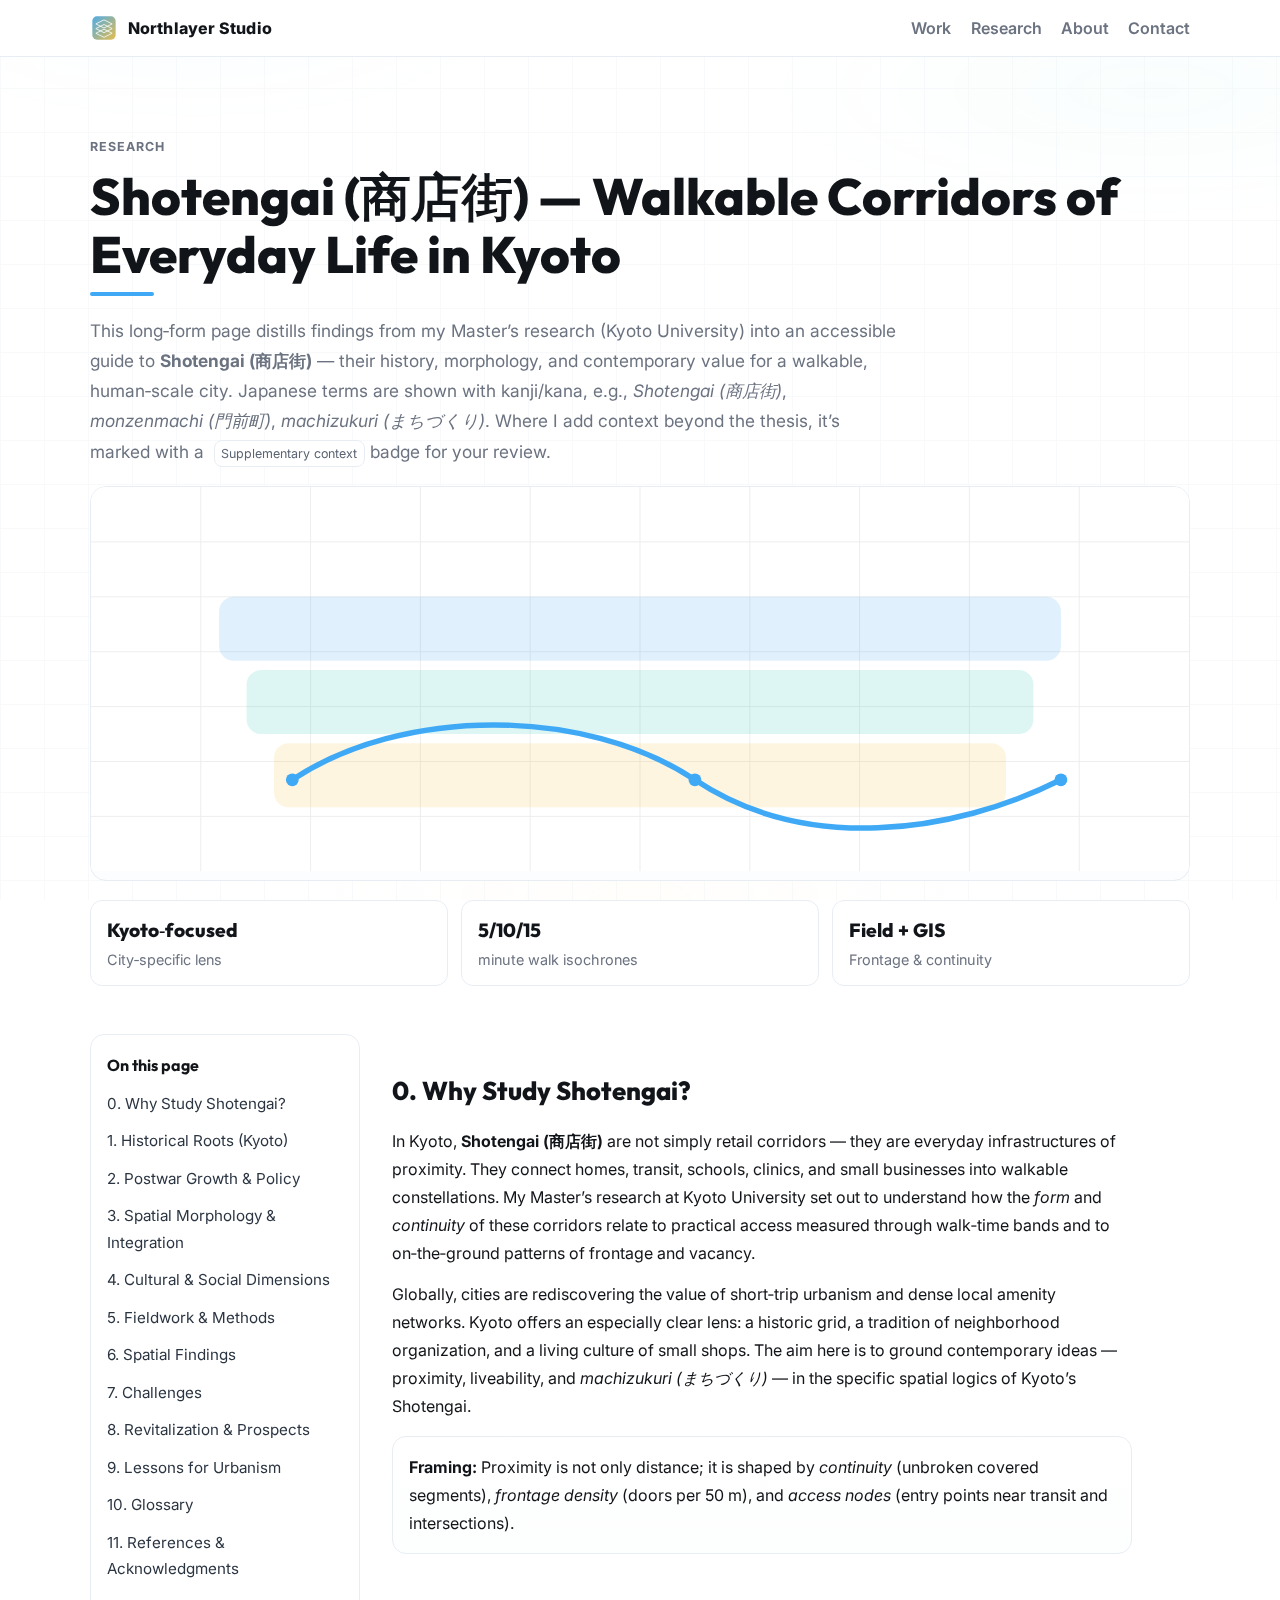
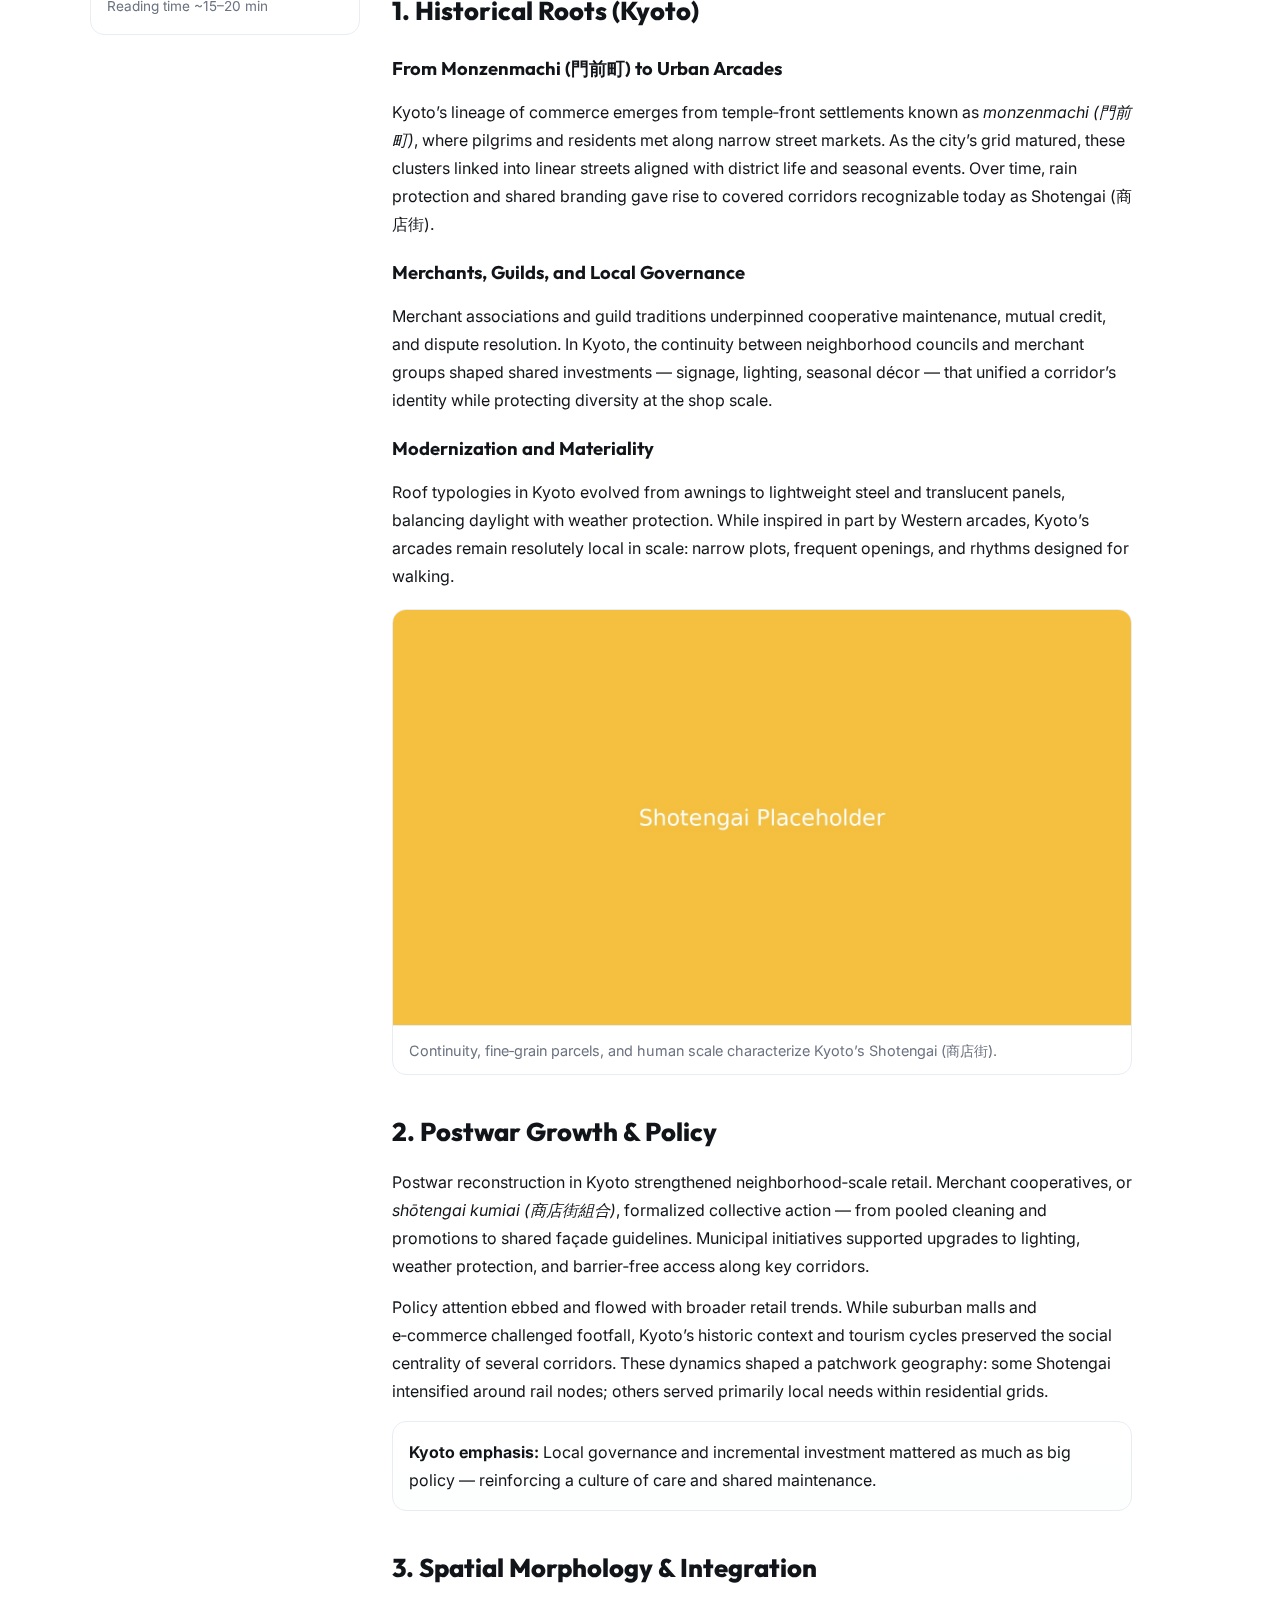
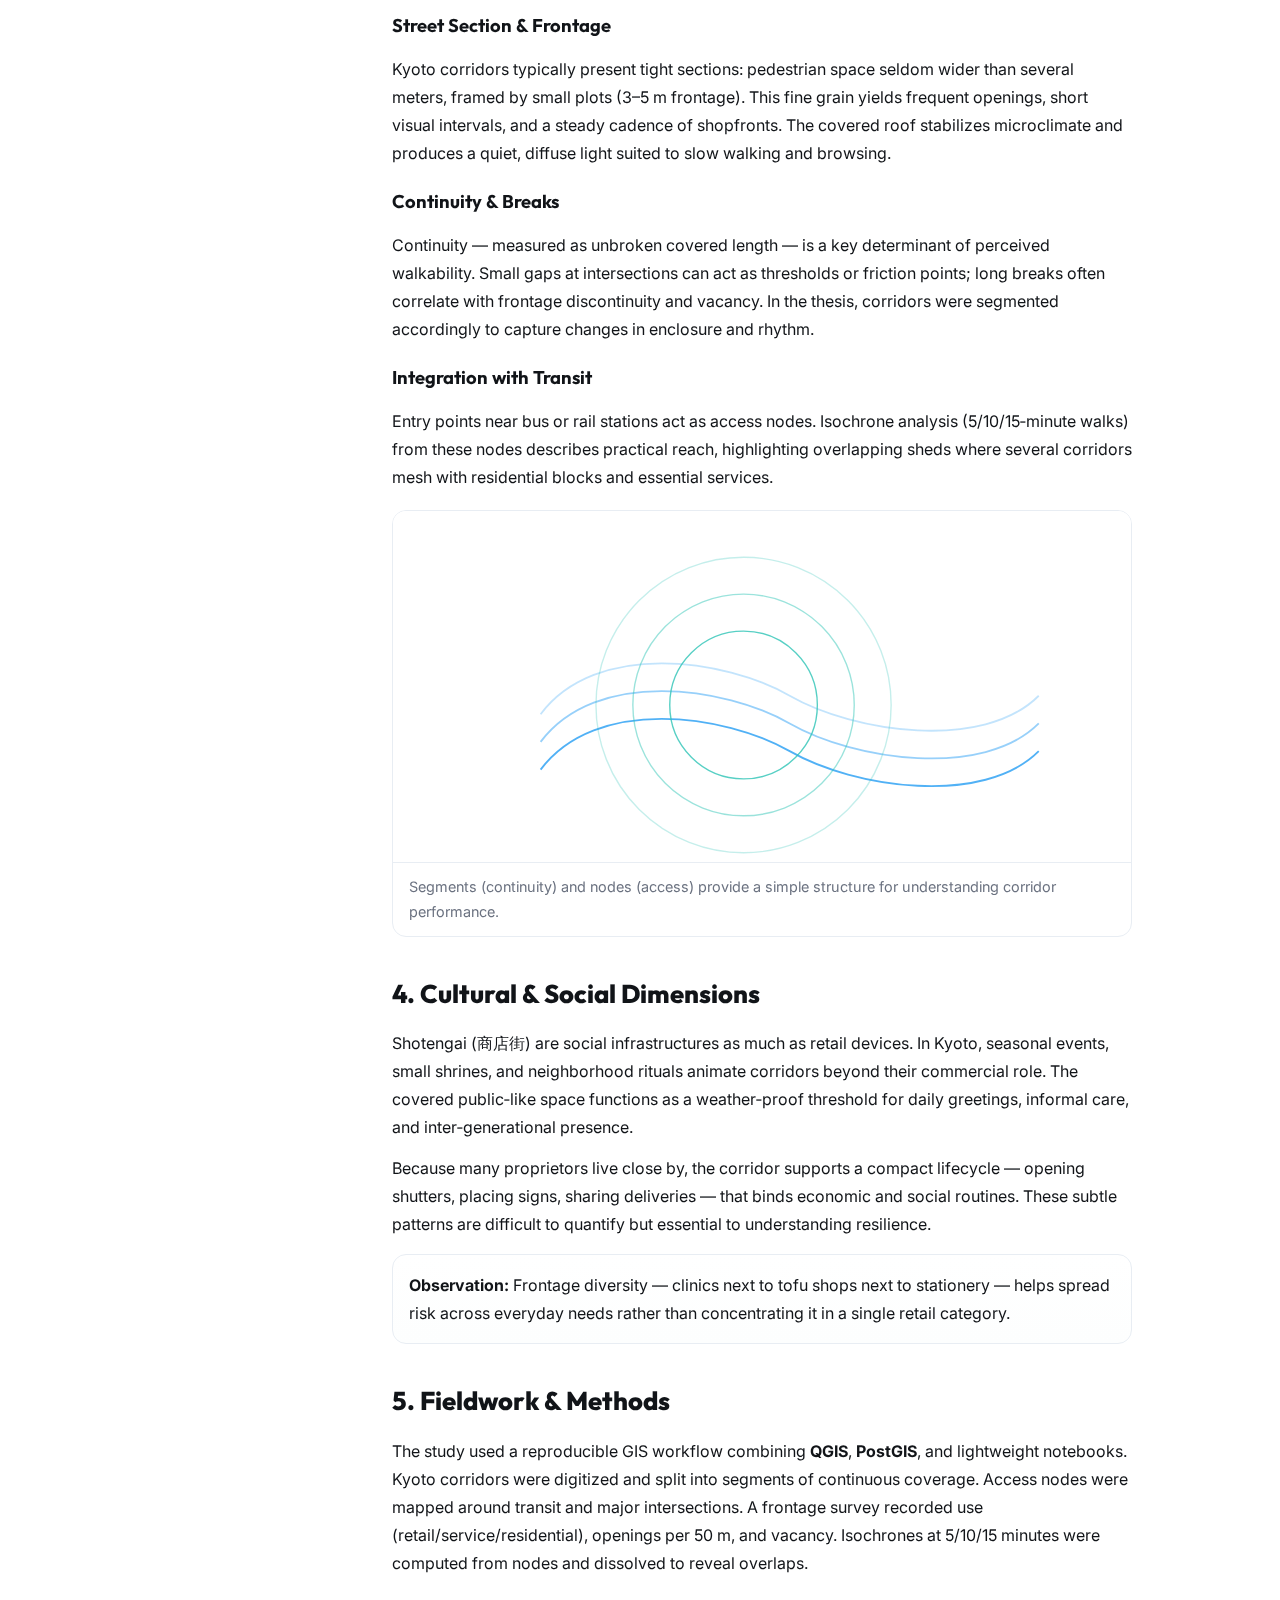
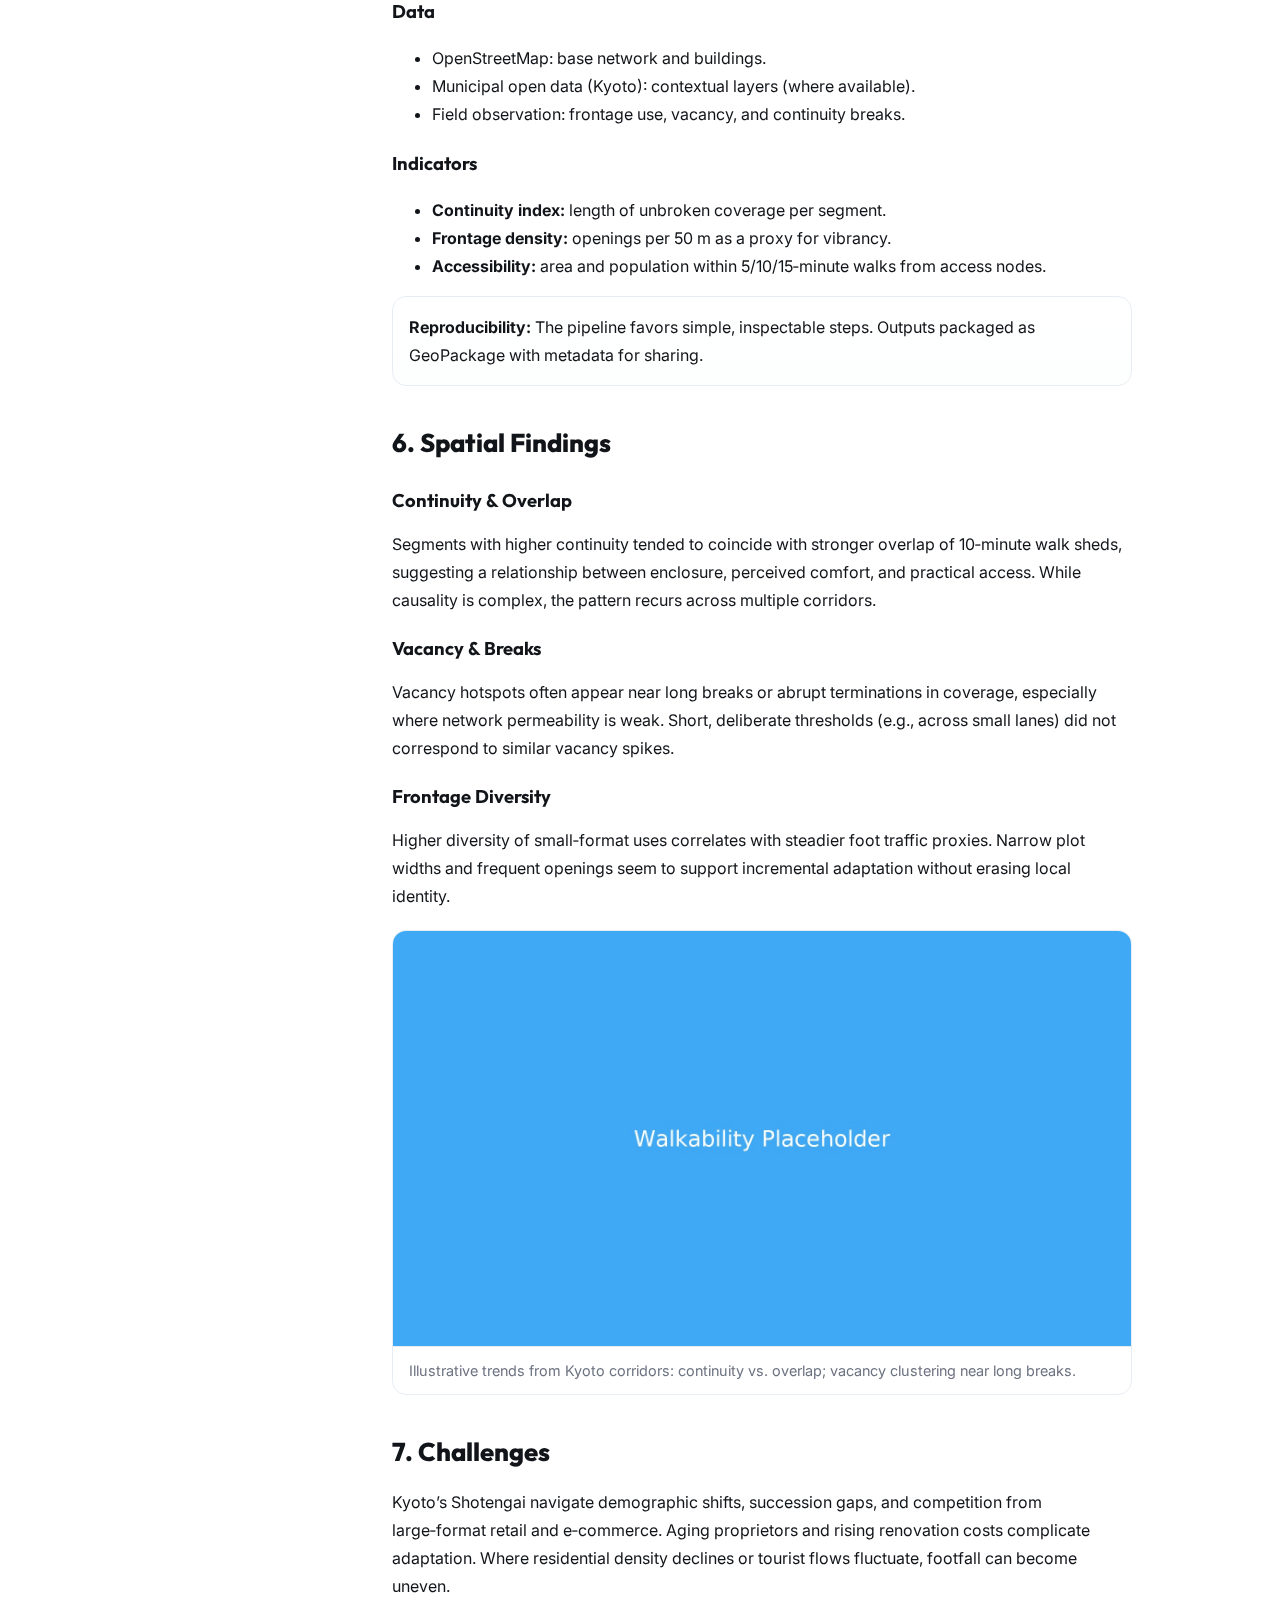
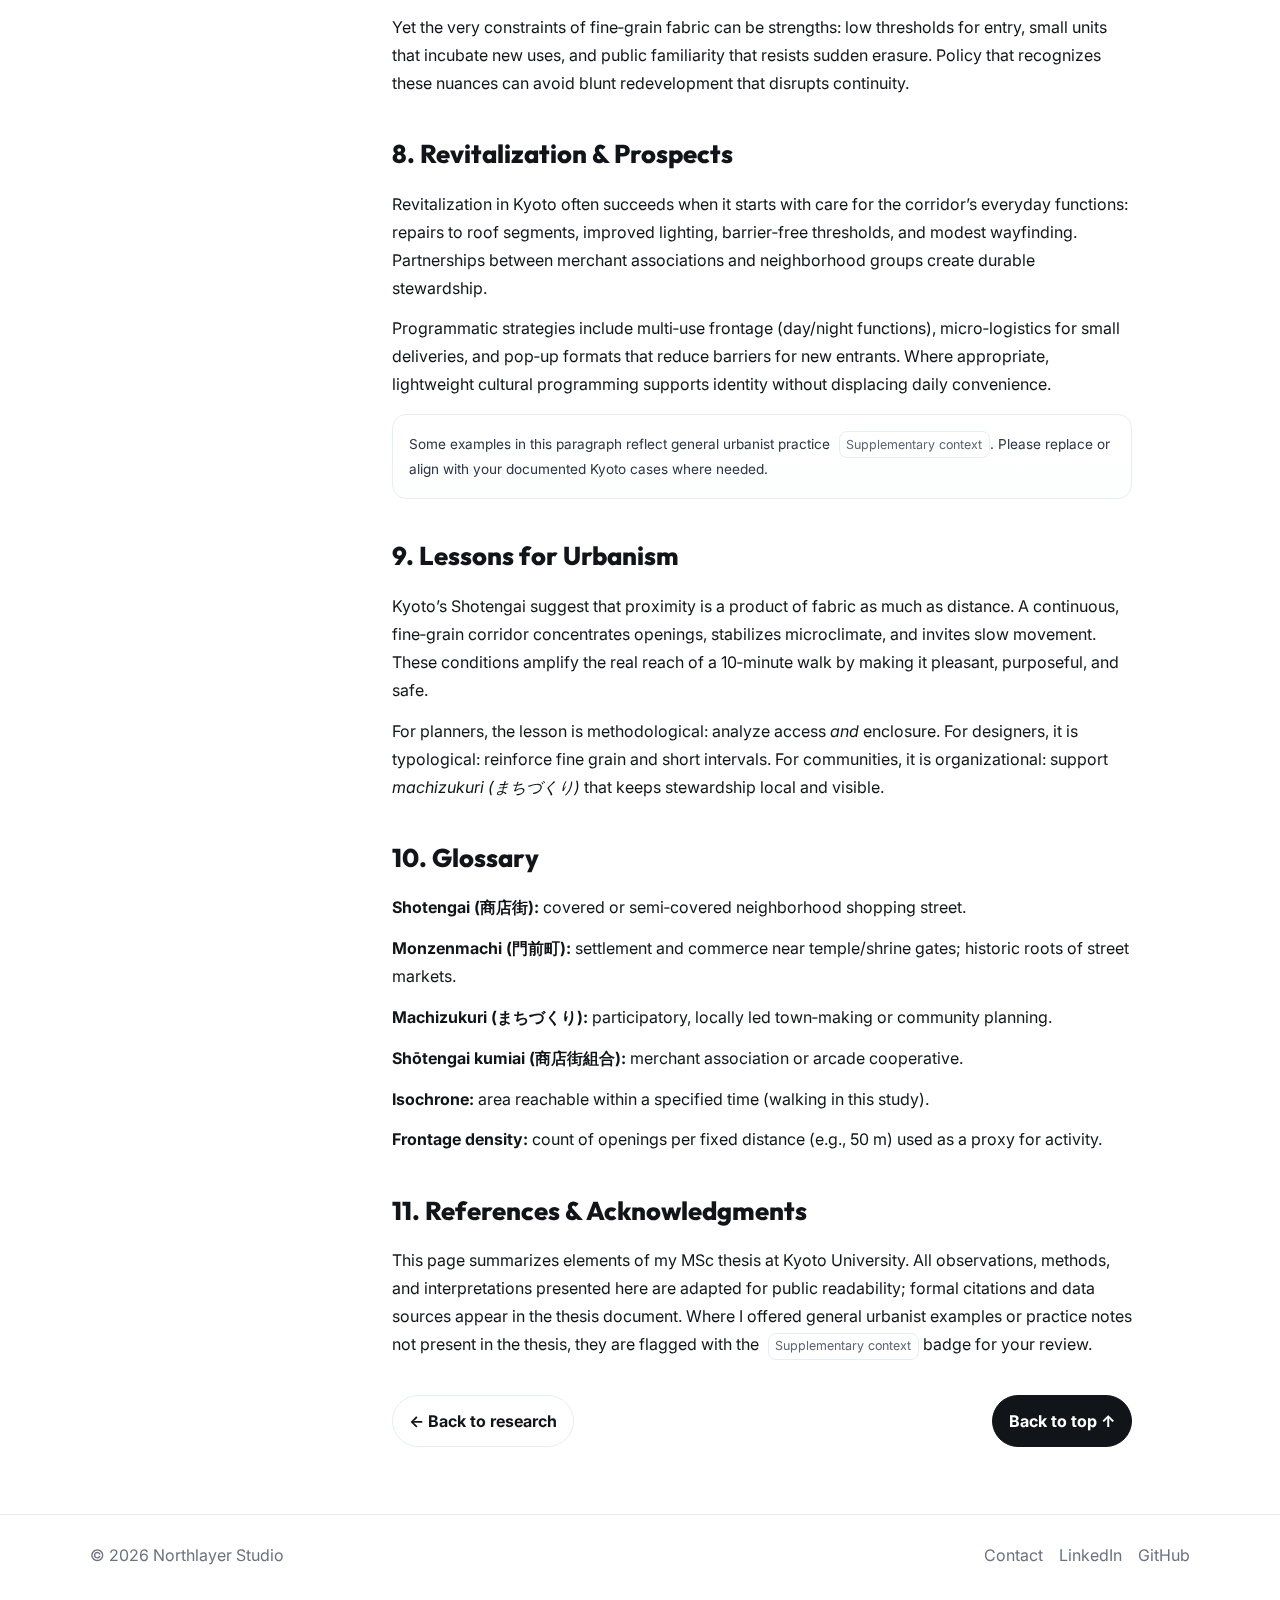
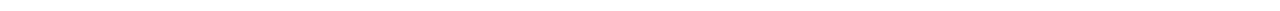
<file: shotengai/index.html>
<!DOCTYPE html>
<html lang="en">

<head>
  <meta charset="utf-8" />
  <meta name="viewport" content="width=device-width, initial-scale=1" />
  <title>Shotengai (商店街) — History, Morphology & Urban Value | Northlayer Studio</title>
  <meta name="description"
    content="An educational long‑form microsite about Shotengai (商店街) in Kyoto — history, development, spatial analysis, and planning relevance. Based on MSc research at Kyoto University." />
  <link rel="preconnect" href="https://fonts.gstatic.com" crossorigin>
  <link
    href="https://fonts.googleapis.com/css2?family=Outfit:wght@300;400;600;800&family=Inter:wght@400;500&display=swap"
    rel="stylesheet">
  <style>
    :root {
      --bg: #ffffff;
      --ink: #111418;
      --muted: #6b7280;
      --line: #e8edf3;
      --card: #ffffff;
      --blue: #3FA9F5;
      --teal: #2EC4B6;
      --gold: #F5BF3F;
      --max: 1100px;
      --read: 74ch;
      --radius: 14px;
    }

    *,
    *::before,
    *::after {
      box-sizing: border-box
    }

    html {
      scroll-behavior: smooth
    }

    body {
      margin: 0;
      background: var(--bg);
      color: var(--ink);
      font-family: "Inter", "Outfit", system-ui, -apple-system, Segoe UI, Roboto, Helvetica, Arial, sans-serif;
      line-height: 1.75
    }

    img {
      max-width: 100%;
      display: block;
      height: auto
    }

    a {
      color: inherit;
      text-decoration: none
    }

    .container {
      width: min(var(--max), 92vw);
      margin: 0 auto
    }

    /* Background grid */
    .geo-grid {
      position: fixed;
      inset: 0;
      pointer-events: none;
      z-index: -1;
      opacity: .32;
      mix-blend-mode: multiply
    }

    .geo-grid::before {
      content: "";
      position: absolute;
      inset: 0;
      background-image: linear-gradient(to right, var(--line) 1px, transparent 1px), linear-gradient(to bottom, var(--line) 1px, transparent 1px);
      background-size: 44px 44px, 44px 44px
    }

    .geo-grid::after {
      content: "";
      position: absolute;
      inset: 0;
      background: radial-gradient(800px 300px at 15% 0%, rgba(63, 169, 245, .08), transparent 40%), radial-gradient(900px 300px at 90% 10%, rgba(46, 196, 182, .08), transparent 42%), radial-gradient(700px 300px at 50% 100%, rgba(245, 191, 63, .06), transparent 45%)
    }

    /* Header */
    header {
      position: sticky;
      top: 0;
      background: rgba(255, 255, 255, .92);
      backdrop-filter: saturate(120%) blur(6px);
      border-bottom: 1px solid var(--line);
      z-index: 40
    }

    .nav {
      display: flex;
      align-items: center;
      justify-content: space-between;
      padding: 14px 0
    }

    .brand {
      display: flex;
      align-items: center;
      gap: .6rem;
      font-weight: 800;
      letter-spacing: .2px
    }

    .brand img {
      width: 28px;
      height: 28px;
      border-radius: 6px
    }

    nav ul {
      display: flex;
      gap: 1.2rem;
      list-style: none;
      margin: 0;
      padding: 0
    }

    nav a {
      color: var(--muted);
      font-weight: 600
    }

    nav a:hover {
      color: var(--ink)
    }

    .menu-toggle {
      display: none;
      border: 1px solid var(--line);
      background: #fff;
      border-radius: 10px;
      padding: .45rem .6rem
    }

    @media (max-width:860px) {
      nav ul {
        display: none;
        position: absolute;
        left: 0;
        right: 0;
        top: 60px;
        background: #fff;
        border-bottom: 1px solid var(--line);
        padding: 1rem;
        flex-direction: column
      }

      nav ul.open {
        display: flex
      }

      .menu-toggle {
        display: inline-flex
      }
    }

    /* Hero */
    .hero {
      padding: clamp(2.6rem, 6vw, 4.6rem) 0 1.2rem
    }

    .eyebrow {
      display: inline-block;
      color: var(--muted);
      font-weight: 700;
      letter-spacing: .08em;
      font-size: .78rem;
      text-transform: uppercase
    }

    h1.title {
      font-family: "Outfit";
      font-weight: 800;
      font-size: clamp(2.2rem, 5vw, 3.2rem);
      line-height: 1.12;
      margin: .6rem 0 .4rem
    }

    .deck {
      font-size: 1.08rem;
      color: var(--muted);
      max-width: var(--read)
    }

    .rule {
      height: 4px;
      width: 64px;
      background: var(--blue);
      border-radius: 4px;
      margin: .6rem 0 1.2rem
    }

    .cover {
      margin-top: 1.2rem;
      border: 1px solid var(--line);
      border-radius: 16px;
      overflow: hidden;
      background: linear-gradient(180deg, #fff, #fbfdff)
    }

    /* Stats */
    .statbar {
      display: grid;
      grid-template-columns: repeat(3, minmax(0, 1fr));
      gap: .8rem;
      margin: 1.2rem 0 0
    }

    .stat {
      border: 1px solid var(--line);
      background: #fff;
      border-radius: 12px;
      padding: .8rem 1rem
    }

    .stat .k {
      font-family: "Outfit";
      font-weight: 800;
      font-size: 1.2rem
    }

    .stat .l {
      color: var(--muted);
      font-size: .9rem
    }

    @media (max-width:720px) {
      .statbar {
        grid-template-columns: 1fr 1fr
      }

      .stat:nth-child(3) {
        grid-column: 1/-1
      }
    }

    /* Article */
    .article {
      display: grid;
      grid-template-columns: 270px 1fr;
      gap: 2rem;
      margin-top: 1.8rem
    }

    .toc {
      position: sticky;
      top: 88px;
      align-self: start;
      border: 1px solid var(--line);
      border-radius: 14px;
      padding: 1rem;
      background: #fff
    }

    .toc h4 {
      margin: 0 0 .4rem 0;
      font-family: "Outfit";
      font-size: 1rem
    }

    .toc a {
      display: block;
      color: #2b3542;
      padding: .34rem 0;
      font-size: .95rem
    }

    .toc a:hover {
      color: var(--blue)
    }

    .toc .small {
      color: var(--muted);
      font-size: .85rem;
      margin-top: .4rem
    }

    @media (max-width:1080px) {
      .article {
        grid-template-columns: 1fr
      }

      .toc {
        position: relative;
        top: auto;
        margin-bottom: 1rem
      }
    }

    .content {
      max-width: var(--read)
    }

    .content h2 {
      font-family: "Outfit";
      font-weight: 800;
      margin: 2.2rem 0 .6rem;
      font-size: 1.6rem
    }

    .content h3 {
      font-family: "Outfit";
      font-weight: 700;
      margin: 1.2rem 0 .4rem;
      font-size: 1.15rem
    }

    .content p {
      margin: .8rem 0
    }

    figure {
      margin: 1.2rem 0;
      border: 1px solid var(--line);
      border-radius: 14px;
      background: #fff;
      overflow: hidden
    }

    figcaption {
      font-size: .9rem;
      color: var(--muted);
      padding: .7rem 1rem;
      border-top: 1px solid var(--line)
    }

    .callout {
      border: 1px solid var(--line);
      border-radius: 14px;
      background: linear-gradient(180deg, #fff, #fdfefe);
      padding: 1rem;
      margin: 1rem 0
    }

    .note {
      font-size: .85rem;
      color: #2b3542
    }

    .supplement {
      display: inline-block;
      font-size: .78rem;
      color: #5b6473;
      border: 1px solid var(--line);
      background: #fff;
      border-radius: 8px;
      padding: .1rem .4rem;
      margin-left: .3rem
    }

    .cards {
      display: grid;
      grid-template-columns: repeat(12, 1fr);
      gap: 1rem
    }

    .card {
      grid-column: span 6;
      border: 1px solid var(--line);
      border-radius: 14px;
      background: #fff;
      overflow: hidden
    }

    .card .body {
      padding: 1rem
    }

    .badge {
      display: inline-block;
      border: 1px solid var(--line);
      border-radius: 999px;
      padding: .35rem .6rem;
      font-weight: 700;
      color: #2b3542;
      background: #fff
    }

    @media (max-width:900px) {
      .card {
        grid-column: span 12
      }
    }

    .page-nav {
      display: flex;
      justify-content: space-between;
      gap: 1rem;
      margin: 2.2rem 0
    }

    .btn {
      display: inline-flex;
      align-items: center;
      gap: .6rem;
      border-radius: 999px;
      padding: .7rem 1rem;
      font-weight: 700;
      border: 1px solid var(--ink);
      transition: .2s
    }

    .btn:hover {
      transform: translateY(-1px)
    }

    .btn-ghost {
      background: transparent;
      border-color: var(--line);
      color: var(--ink)
    }

    .btn-primary {
      background: var(--ink);
      color: #fff;
      border-color: var(--ink)
    }

    footer {
      border-top: 1px solid var(--line);
      padding: 1.6rem 0 2.6rem;
      color: var(--muted);
      margin-top: 2rem
    }

    .footer {
      display: flex;
      justify-content: space-between;
      gap: 1rem;
      flex-wrap: wrap
    }
  </style>
</head>

<body>
  <div class="geo-grid" aria-hidden="true"></div>

  <header>
    <div class="container nav">
      <a class="brand" href="/" aria-label="Northlayer Studio home">
        <img src="/assets/logo-layers.svg" alt="Northlayer layers logo" />
        <span>Northlayer Studio</span>
      </a>
      <nav>
        <button class="menu-toggle" aria-label="Toggle menu" aria-expanded="false">Menu</button>
        <ul id="menu">
          <li><a href="/index.html#work">Work</a></li>
          <li><a href="/index.html#research">Research</a></li>
          <li><a href="/index.html#about">About</a></li>
          <li><a href="/index.html#contact">Contact</a></li>
        </ul>
      </nav>
    </div>
  </header>

  <main class="hero container">
    <span class="eyebrow">Research</span>
    <h1 class="title">Shotengai (商店街) — Walkable Corridors of Everyday Life in Kyoto</h1>
    <div class="rule" aria-hidden="true"></div>
    <p class="deck">This long‑form page distills findings from my Master’s research (Kyoto University) into an
      accessible guide to <strong>Shotengai (商店街)</strong> — their history, morphology, and contemporary value for a
      walkable, human‑scale city. Japanese terms are shown with kanji/kana, e.g., <em>Shotengai (商店街)</em>,
      <em>monzenmachi (門前町)</em>, <em>machizukuri (まちづくり)</em>. Where I add context beyond the thesis, it’s marked with
      a <span class="supplement">Supplementary context</span> badge for your review.</p>

    <div class="cover" role="img" aria-label="Shotengai cover illustration: layers and isochrones">
      <svg viewBox="0 0 1200 420" xmlns="http://www.w3.org/2000/svg" width="100%" height="auto">
        <rect width="1200" height="420" fill="#fff" />
        <g opacity="0.08">
          <path d="M0 60 H1200 M0 120 H1200 M0 180 H1200 M0 240 H1200 M0 300 H1200 M0 360 H1200" stroke="#111418" />
          <path
            d="M120 0 V420 M240 0 V420 M360 0 V420 M480 0 V420 M600 0 V420 M720 0 V420 M840 0 V420 M960 0 V420 M1080 0 V420"
            stroke="#111418" />
        </g>
        <rect x="140" y="120" width="920" height="70" rx="16" fill="rgba(63,169,245,.16)" />
        <rect x="170" y="200" width="860" height="70" rx="16" fill="rgba(46,196,182,.16)" />
        <rect x="200" y="280" width="800" height="70" rx="16" fill="rgba(245,191,63,.16)" />
        <path d="M220 320 C 340 240, 540 240, 660 320 S 940 380, 1060 320" fill="none" stroke="#3FA9F5" stroke-width="6"
          stroke-linecap="round" />
        <circle cx="220" cy="320" r="7" fill="#3FA9F5" />
        <circle cx="660" cy="320" r="7" fill="#3FA9F5" />
        <circle cx="1060" cy="320" r="7" fill="#3FA9F5" />
      </svg>
    </div>

    <div class="statbar">
      <div class="stat">
        <div class="k">Kyoto‑focused</div>
        <div class="l">City‑specific lens</div>
      </div>
      <div class="stat">
        <div class="k">5/10/15</div>
        <div class="l">minute walk isochrones</div>
      </div>
      <div class="stat">
        <div class="k">Field + GIS</div>
        <div class="l">Frontage & continuity</div>
      </div>
    </div>
  </main>

  <div class="container article">
    <aside class="toc" aria-label="On this page">
      <h4>On this page</h4>
      <a href="#intro">0. Why Study Shotengai?</a>
      <a href="#history">1. Historical Roots (Kyoto)</a>
      <a href="#postwar">2. Postwar Growth & Policy</a>
      <a href="#morphology">3. Spatial Morphology & Integration</a>
      <a href="#culture">4. Cultural & Social Dimensions</a>
      <a href="#methods">5. Fieldwork & Methods</a>
      <a href="#findings">6. Spatial Findings</a>
      <a href="#challenges">7. Challenges</a>
      <a href="#revitalization">8. Revitalization & Prospects</a>
      <a href="#lessons">9. Lessons for Urbanism</a>
      <a href="#glossary">10. Glossary</a>
      <a href="#refs">11. References & Acknowledgments</a>
      <div class="small">Reading time ~15–20 min</div>
    </aside>

    <article class="content">
      <!-- 0. INTRODUCTION -->
      <section id="intro">
        <h2>0. Why Study Shotengai?</h2>
        <p>In Kyoto, <strong>Shotengai (商店街)</strong> are not simply retail corridors — they are everyday
          infrastructures of proximity. They connect homes, transit, schools, clinics, and small businesses into
          walkable constellations. My Master’s research at Kyoto University set out to understand how the <em>form</em>
          and <em>continuity</em> of these corridors relate to practical access measured through walk‑time bands and to
          on‑the‑ground patterns of frontage and vacancy.</p>
        <p>Globally, cities are rediscovering the value of short‑trip urbanism and dense local amenity networks. Kyoto
          offers an especially clear lens: a historic grid, a tradition of neighborhood organization, and a living
          culture of small shops. The aim here is to ground contemporary ideas — proximity, liveability, and
          <em>machizukuri (まちづくり)</em> — in the specific spatial logics of Kyoto’s Shotengai.</p>
        <div class="callout"><strong>Framing:</strong> Proximity is not only distance; it is shaped by
          <em>continuity</em> (unbroken covered segments), <em>frontage density</em> (doors per 50 m), and <em>access
            nodes</em> (entry points near transit and intersections).</div>
      </section>

      <!-- 1. HISTORY -->
      <section id="history">
        <h2>1. Historical Roots (Kyoto)</h2>
        <h3>From Monzenmachi (門前町) to Urban Arcades</h3>
        <p>Kyoto’s lineage of commerce emerges from temple‑front settlements known as <em>monzenmachi (門前町)</em>, where
          pilgrims and residents met along narrow street markets. As the city’s grid matured, these clusters linked into
          linear streets aligned with district life and seasonal events. Over time, rain protection and shared branding
          gave rise to covered corridors recognizable today as Shotengai (商店街).</p>
        <h3>Merchants, Guilds, and Local Governance</h3>
        <p>Merchant associations and guild traditions underpinned cooperative maintenance, mutual credit, and dispute
          resolution. In Kyoto, the continuity between neighborhood councils and merchant groups shaped shared
          investments — signage, lighting, seasonal décor — that unified a corridor’s identity while protecting
          diversity at the shop scale.</p>
        <h3>Modernization and Materiality</h3>
        <p>Roof typologies in Kyoto evolved from awnings to lightweight steel and translucent panels, balancing daylight
          with weather protection. While inspired in part by Western arcades, Kyoto’s arcades remain resolutely local in
          scale: narrow plots, frequent openings, and rhythms designed for walking.</p>
        <figure>
          <img src="/images/work-shotengai.jpg" alt="Kyoto shotengai street placeholder" />
          <figcaption>Continuity, fine‑grain parcels, and human scale characterize Kyoto’s Shotengai (商店街).</figcaption>
        </figure>
      </section>

      <!-- 2. POSTWAR -->
      <section id="postwar">
        <h2>2. Postwar Growth & Policy</h2>
        <p>Postwar reconstruction in Kyoto strengthened neighborhood‑scale retail. Merchant cooperatives, or
          <em>shōtengai kumiai (商店街組合)</em>, formalized collective action — from pooled cleaning and promotions to
          shared façade guidelines. Municipal initiatives supported upgrades to lighting, weather protection, and
          barrier‑free access along key corridors.</p>
        <p>Policy attention ebbed and flowed with broader retail trends. While suburban malls and e‑commerce challenged
          footfall, Kyoto’s historic context and tourism cycles preserved the social centrality of several corridors.
          These dynamics shaped a patchwork geography: some Shotengai intensified around rail nodes; others served
          primarily local needs within residential grids.</p>
        <div class="callout"><strong>Kyoto emphasis:</strong> Local governance and incremental investment mattered as
          much as big policy — reinforcing a culture of care and shared maintenance.</div>
      </section>

      <!-- 3. MORPHOLOGY -->
      <section id="morphology">
        <h2>3. Spatial Morphology & Integration</h2>
        <h3>Street Section & Frontage</h3>
        <p>Kyoto corridors typically present tight sections: pedestrian space seldom wider than several meters, framed
          by small plots (3–5 m frontage). This fine grain yields frequent openings, short visual intervals, and a
          steady cadence of shopfronts. The covered roof stabilizes microclimate and produces a quiet, diffuse light
          suited to slow walking and browsing.</p>
        <h3>Continuity & Breaks</h3>
        <p>Continuity — measured as unbroken covered length — is a key determinant of perceived walkability. Small gaps
          at intersections can act as thresholds or friction points; long breaks often correlate with frontage
          discontinuity and vacancy. In the thesis, corridors were segmented accordingly to capture changes in enclosure
          and rhythm.</p>
        <h3>Integration with Transit</h3>
        <p>Entry points near bus or rail stations act as access nodes. Isochrone analysis (5/10/15‑minute walks) from
          these nodes describes practical reach, highlighting overlapping sheds where several corridors mesh with
          residential blocks and essential services.</p>
        <figure>
          <img src="/assets/topo-illustration.svg" alt="Schematic of segments and nodes" />
          <figcaption>Segments (continuity) and nodes (access) provide a simple structure for understanding corridor
            performance.</figcaption>
        </figure>
      </section>

      <!-- 4. CULTURE -->
      <section id="culture">
        <h2>4. Cultural & Social Dimensions</h2>
        <p>Shotengai (商店街) are social infrastructures as much as retail devices. In Kyoto, seasonal events, small
          shrines, and neighborhood rituals animate corridors beyond their commercial role. The covered public‑like
          space functions as a weather‑proof threshold for daily greetings, informal care, and inter‑generational
          presence.</p>
        <p>Because many proprietors live close by, the corridor supports a compact lifecycle — opening shutters, placing
          signs, sharing deliveries — that binds economic and social routines. These subtle patterns are difficult to
          quantify but essential to understanding resilience.</p>
        <div class="callout"><strong>Observation:</strong> Frontage diversity — clinics next to tofu shops next to
          stationery — helps spread risk across everyday needs rather than concentrating it in a single retail category.
        </div>
      </section>

      <!-- 5. METHODS -->
      <section id="methods">
        <h2>5. Fieldwork & Methods</h2>
        <p>The study used a reproducible GIS workflow combining <strong>QGIS</strong>, <strong>PostGIS</strong>, and
          lightweight notebooks. Kyoto corridors were digitized and split into segments of continuous coverage. Access
          nodes were mapped around transit and major intersections. A frontage survey recorded use
          (retail/service/residential), openings per 50 m, and vacancy. Isochrones at 5/10/15 minutes were computed from
          nodes and dissolved to reveal overlaps.</p>
        <h3>Data</h3>
        <ul>
          <li>OpenStreetMap: base network and buildings.</li>
          <li>Municipal open data (Kyoto): contextual layers (where available).</li>
          <li>Field observation: frontage use, vacancy, and continuity breaks.</li>
        </ul>
        <h3>Indicators</h3>
        <ul>
          <li><strong>Continuity index:</strong> length of unbroken coverage per segment.</li>
          <li><strong>Frontage density:</strong> openings per 50 m as a proxy for vibrancy.</li>
          <li><strong>Accessibility:</strong> area and population within 5/10/15‑minute walks from access nodes.</li>
        </ul>
        <div class="callout"><strong>Reproducibility:</strong> The pipeline favors simple, inspectable steps. Outputs
          packaged as GeoPackage with metadata for sharing.</div>
      </section>

      <!-- 6. FINDINGS -->
      <section id="findings">
        <h2>6. Spatial Findings</h2>
        <h3>Continuity & Overlap</h3>
        <p>Segments with higher continuity tended to coincide with stronger overlap of 10‑minute walk sheds, suggesting
          a relationship between enclosure, perceived comfort, and practical access. While causality is complex, the
          pattern recurs across multiple corridors.</p>
        <h3>Vacancy & Breaks</h3>
        <p>Vacancy hotspots often appear near long breaks or abrupt terminations in coverage, especially where network
          permeability is weak. Short, deliberate thresholds (e.g., across small lanes) did not correspond to similar
          vacancy spikes.</p>
        <h3>Frontage Diversity</h3>
        <p>Higher diversity of small‑format uses correlates with steadier foot traffic proxies. Narrow plot widths and
          frequent openings seem to support incremental adaptation without erasing local identity.</p>
        <figure>
          <img src="/images/work-walkability.jpg" alt="Illustrative trend lines" />
          <figcaption>Illustrative trends from Kyoto corridors: continuity vs. overlap; vacancy clustering near long
            breaks.</figcaption>
        </figure>
      </section>

      <!-- 7. CHALLENGES -->
      <section id="challenges">
        <h2>7. Challenges</h2>
        <p>Kyoto’s Shotengai navigate demographic shifts, succession gaps, and competition from large‑format retail and
          e‑commerce. Aging proprietors and rising renovation costs complicate adaptation. Where residential density
          declines or tourist flows fluctuate, footfall can become uneven.</p>
        <p>Yet the very constraints of fine‑grain fabric can be strengths: low thresholds for entry, small units that
          incubate new uses, and public familiarity that resists sudden erasure. Policy that recognizes these nuances
          can avoid blunt redevelopment that disrupts continuity.</p>
      </section>

      <!-- 8. REVITALIZATION -->
      <section id="revitalization">
        <h2>8. Revitalization & Prospects</h2>
        <p>Revitalization in Kyoto often succeeds when it starts with care for the corridor’s everyday functions:
          repairs to roof segments, improved lighting, barrier‑free thresholds, and modest wayfinding. Partnerships
          between merchant associations and neighborhood groups create durable stewardship.</p>
        <p>Programmatic strategies include multi‑use frontage (day/night functions), micro‑logistics for small
          deliveries, and pop‑up formats that reduce barriers for new entrants. Where appropriate, lightweight cultural
          programming supports identity without displacing daily convenience.</p>
        <div class="callout note">Some examples in this paragraph reflect general urbanist practice <span
            class="supplement">Supplementary context</span>. Please replace or align with your documented Kyoto cases
          where needed.</div>
      </section>

      <!-- 9. LESSONS -->
      <section id="lessons">
        <h2>9. Lessons for Urbanism</h2>
        <p>Kyoto’s Shotengai suggest that proximity is a product of fabric as much as distance. A continuous, fine‑grain
          corridor concentrates openings, stabilizes microclimate, and invites slow movement. These conditions amplify
          the real reach of a 10‑minute walk by making it pleasant, purposeful, and safe.</p>
        <p>For planners, the lesson is methodological: analyze access <em>and</em> enclosure. For designers, it is
          typological: reinforce fine grain and short intervals. For communities, it is organizational: support
          <em>machizukuri (まちづくり)</em> that keeps stewardship local and visible.</p>
      </section>

      <!-- 10. GLOSSARY -->
      <section id="glossary">
        <h2>10. Glossary</h2>
        <p><strong>Shotengai (商店街):</strong> covered or semi‑covered neighborhood shopping street.</p>
        <p><strong>Monzenmachi (門前町):</strong> settlement and commerce near temple/shrine gates; historic roots of
          street markets.</p>
        <p><strong>Machizukuri (まちづくり):</strong> participatory, locally led town‑making or community planning.</p>
        <p><strong>Shōtengai kumiai (商店街組合):</strong> merchant association or arcade cooperative.</p>
        <p><strong>Isochrone:</strong> area reachable within a specified time (walking in this study).</p>
        <p><strong>Frontage density:</strong> count of openings per fixed distance (e.g., 50 m) used as a proxy for
          activity.</p>
      </section>

      <!-- 11. REFERENCES -->
      <section id="refs">
        <h2>11. References & Acknowledgments</h2>
        <p>This page summarizes elements of my MSc thesis at Kyoto University. All observations, methods, and
          interpretations presented here are adapted for public readability; formal citations and data sources appear in
          the thesis document. Where I offered general urbanist examples or practice notes not present in the thesis,
          they are flagged with the <span class="supplement">Supplementary context</span> badge for your review.</p>
        <div class="page-nav">
          <a class="btn btn-ghost" href="/index.html#research">← Back to research</a>
          <a class="btn btn-primary" href="#top" onclick="window.scrollTo({top:0,behavior:'smooth'});return false;">Back
            to top ↑</a>
        </div>
      </section>
    </article>
  </div>

  <footer>
    <div class="container footer">
      <div>© <span id="year"></span> Northlayer Studio</div>
      <div style="display:flex;gap:1rem"><a href="/index.html#contact">Contact</a><a href="#">LinkedIn</a><a
          href="#">GitHub</a></div>
    </div>
  </footer>

  <script>
    document.getElementById('year').textContent = new Date().getFullYear();
    const btn = document.querySelector('.menu-toggle');
    const menu = document.getElementById('menu');
    btn?.addEventListener('click', () => { const open = menu.classList.toggle('open'); btn.setAttribute('aria-expanded', String(open)); });
  </script>
</body>

</html>
</file>
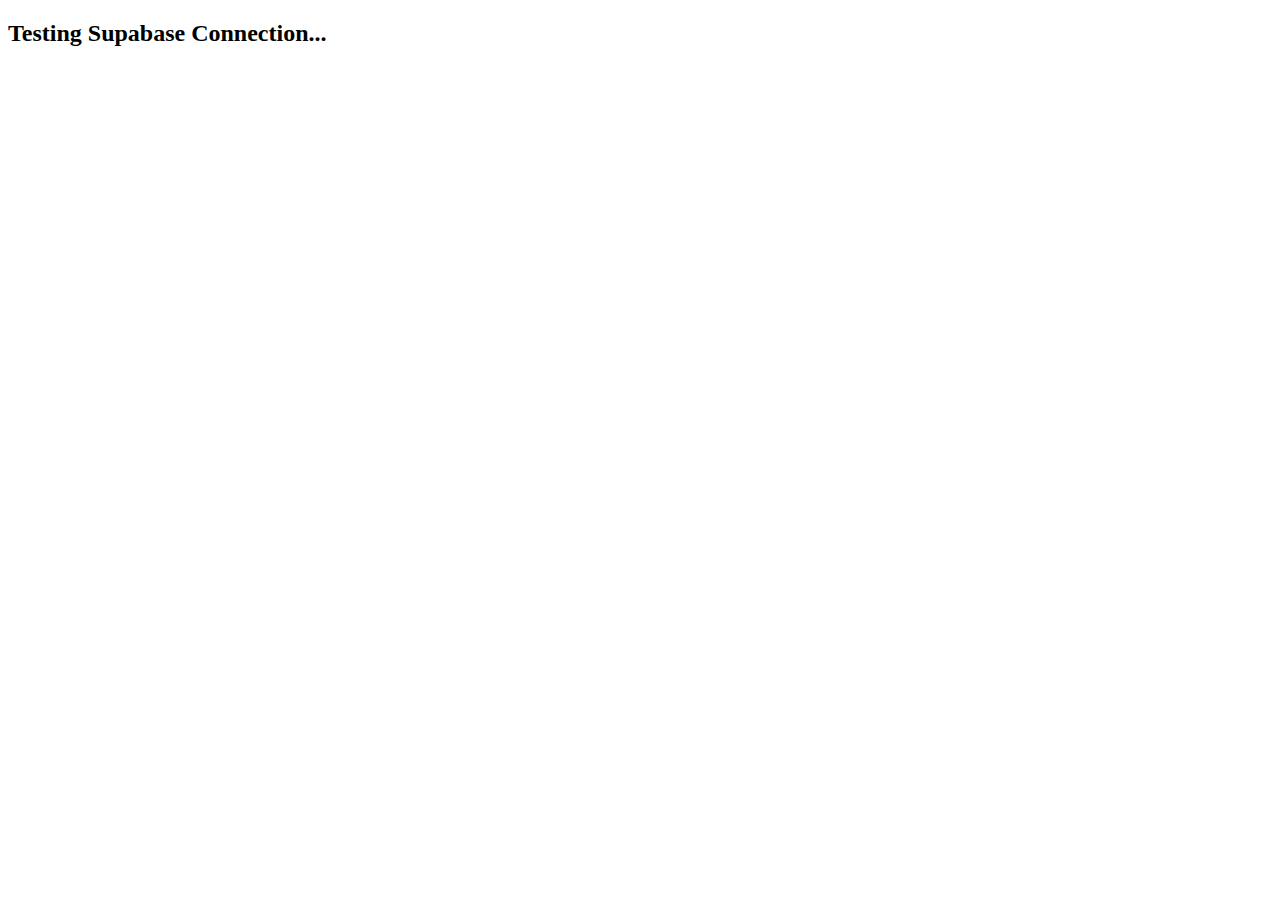
<file: test-supabase.html>
<!DOCTYPE html>
<html lang="en">

<head>
  <meta charset="UTF-8" />
  <title>Supabase Test</title>
</head>

<body>
  <h2>Testing Supabase Connection...</h2>

  <script type="module">
    import { createClient } from "https://esm.sh/@supabase/supabase-js@2";

    const SUPABASE_URL = "https://qdykenvvtqnzdgtzcmhe.supabase.co";
    const SUPABASE_ANON_KEY = "eyJhbGciOiJIUzI1NiIsInR5cCI6IkpXVCJ9.eyJpc3MiOiJzdXBhYmFzZSIsInJlZiI6InFkeWtlbnZ2dHFuemRndHpjbWhlIiwicm9sZSI6ImFub24iLCJpYXQiOjE3NjE4MDg0MDEsImV4cCI6MjA3NzM4NDQwMX0.zN6Mpfnxr5_ufc6dMDO89LZBXSFYa4ex4vbiu1Q813U";

    const sb = createClient(SUPABASE_URL, SUPABASE_ANON_KEY);

    const { data, error } = await sb.from('v_shotengai_geojson').select('*').limit(1);
    if (error) {
      document.body.innerHTML += `<p style="color:red">❌ ${error.message}</p>`;
      console.error(error);
    } else {
      document.body.innerHTML += `<p style="color:green">✅ Connection OK — ${data.length} rows loaded.</p>`;
      console.log("Data:", data);
    }
  </script>
</body>

</html>
</file>
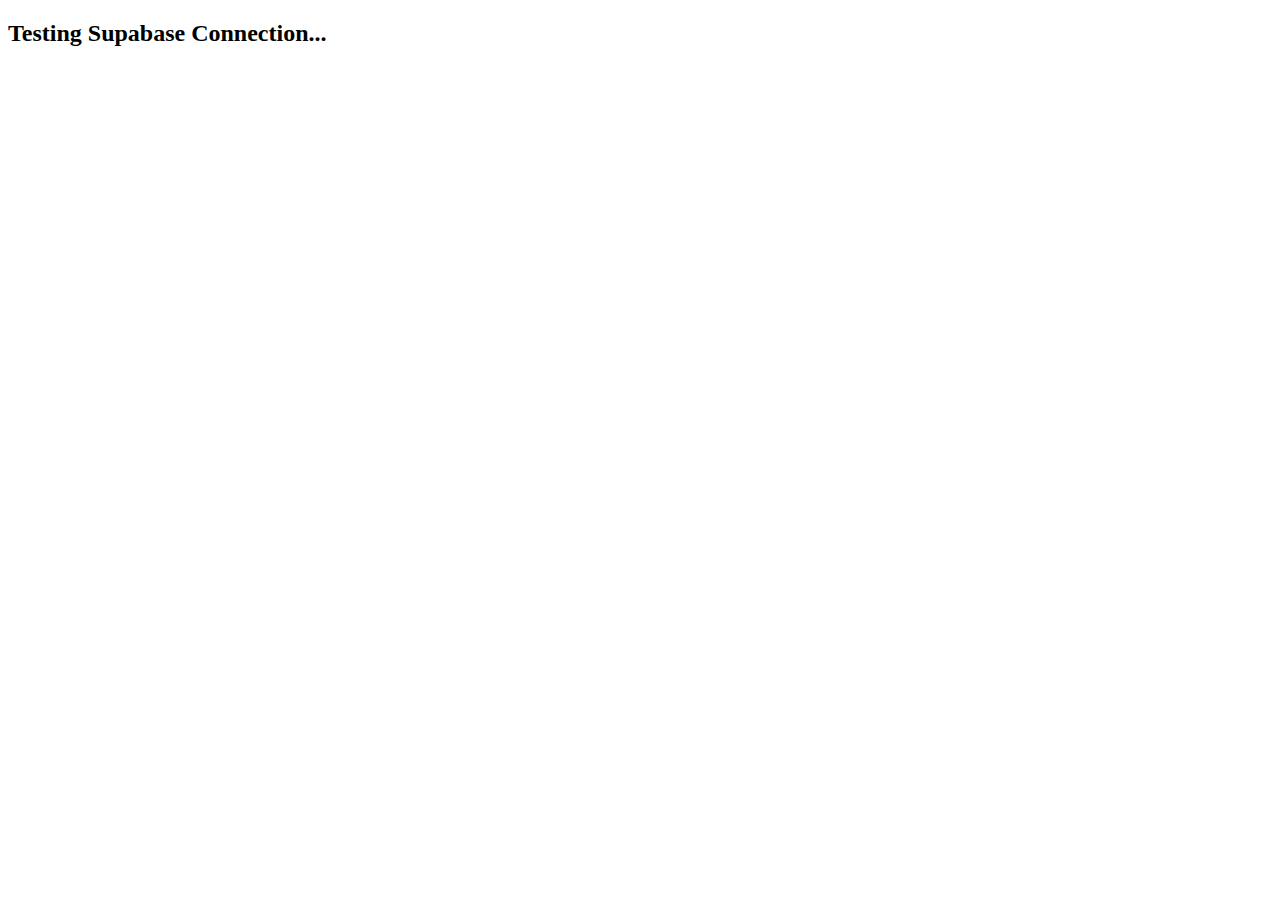
<file: test.supabase.html>
<!DOCTYPE html>
<html lang="en">

<head>
    <meta charset="UTF-8" />
    <title>Supabase Test</title>
</head>

<body>
    <h2>Testing Supabase Connection...</h2>

    <script type="module">
        import { createClient } from "https://esm.sh/@supabase/supabase-js@2";

        const SUPABASE_URL = "https://qdykenvvtqnzdgtzcmhe.supabase.co";
        const SUPABASE_ANON_KEY = "eyJhbGciOiJIUzI1NiIsInR5cCI6IkpXVCJ9.eyJpc3MiOiJzdXBhYmFzZSIsInJlZiI6InFkeWtlbnZ2dHFuemRndHpjbWhlIiwicm9sZSI6ImFub24iLCJpYXQiOjE3NjE4MDg0MDEsImV4cCI6MjA3NzM4NDQwMX0.zN6Mpfnxr5_ufc6dMDO89LZBXSFYa4ex4vbiu1Q813U";

        const sb = createClient(SUPABASE_URL, SUPABASE_ANON_KEY);

        const { data, error } = await sb.from('v_shotengai_geojson').select('*').limit(1);
        if (error) {
            document.body.innerHTML += `<p style="color:red">❌ ${error.message}</p>`;
            console.error(error);
        } else {
            document.body.innerHTML += `<p style="color:green">✅ Connection OK — ${data.length} rows loaded.</p>`;
            console.log("Data:", data);
        }
    </script>
</body>

</html>
</file>
